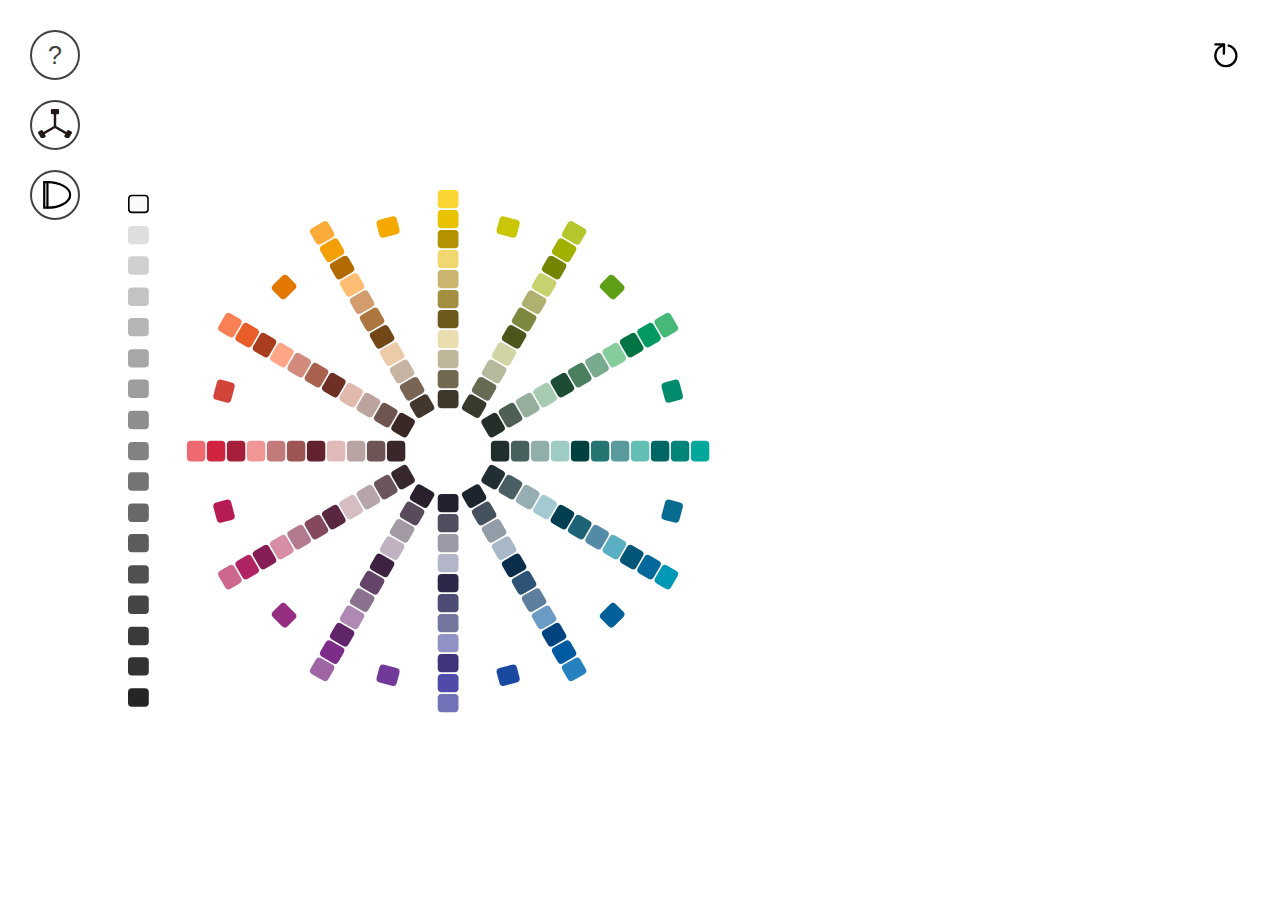
<file: index.html>
<!DOCTYPE html>
<html lang="en">
<head>
  <meta charset="UTF-8">
  <meta name="viewport" content="width=device-width, initial-scale=1, maximum-scale=1, user-scalable=no">

  <link rel="stylesheet" href="style.css">
  <link rel="preconnect" href="https://fonts.googleapis.com">
  <link rel="preconnect" href="https://fonts.gstatic.com" crossorigin>
  <link href="https://fonts.googleapis.com/css2?family=Oswald:wght@200..700&display=swap" rel="stylesheet">
  <link rel="icon" href="/PCCSicon.ico" type="image/x-icon">
  <link rel="icon" href="https://raw.githubusercontent.com/Ytom-col/PCCScircul/refs/heads/main/PCCSicon.ico" type="image/x-icon">
  <title>PCCS Color Circle</title>
</head>
<body>
  <button class="ques" onclick="location.href='help.html'">?</button>
  <button class="colorSchemesBtn">
    <?xml version="1.0" encoding="UTF-8"?>
      <svg id="a" data-name="レイヤー 1" xmlns="http://www.w3.org/2000/svg" viewBox="0 0 437.64 383.25">
        <rect x="202.98" y="33.19" width="31.68" height="195.71" style="fill: #231815;"/>
        <rect x="118.24" y="179.97" width="31.68" height="195.71" transform="translate(-39.49 532.85) rotate(-120)" style="fill: #231815;"/>
        <rect x="287.72" y="179.97" width="31.68" height="195.71" transform="translate(695.95 153.84) rotate(120)" style="fill: #231815;"/>
        <rect x="166.05" width="105.55" height="66.38" rx="15.84" ry="15.84" style="fill: #231815;"/>
        <rect x="-3.44" y="293.56" width="105.55" height="66.38" rx="15.84" ry="15.84" transform="translate(-208.97 532.85) rotate(-120)" style="fill: #231815;"/>
        <rect x="335.54" y="293.56" width="105.55" height="66.38" rx="15.84" ry="15.84" transform="translate(865.44 153.84) rotate(120)" style="fill: #231815;"/>
      </svg>
  </button>
  <div class="colorSchemes">
    <h2>配色パターン一覧<br><span style="position: relative; font-size: 60%; top: -10px; font-weight: normal;">(数字は色相差を示しています)</span></h2>
    <details class="Grad"> <!--同一色相配色-->
      <summary>同一色相配色 (0)</summary>
      <div>
        <h4>２色</h4>
        <button data-id="2 2" data-prefix="v p"></button>
        <button data-id="4 4" data-prefix="dk b"></button>
        <button data-id="6 6" data-prefix="dk p"></button>
        <button data-id="8 8" data-prefix="dk lt"></button>
        <button data-id="10 10" data-prefix="dk v"></button>
        <button data-id="12 12" data-prefix="d lt"></button>
        <button data-id="14 14" data-prefix="lt p"></button>
        <button data-id="16 16" data-prefix="dk lt"></button>
        <button data-id="18 18" data-prefix="g p"></button>
        <button data-id="20 20" data-prefix="v p"></button>
        <button data-id="22 22" data-prefix="dk b"></button>
        <button data-id="24 24" data-prefix="b p"></button>
      </div>
      <div>
        <h4>３色</h4>
        <button data-id="8 8 8" data-prefix="dp dk dkg"></button>
        <button data-id="12 12 12" data-prefix="p lt v"></button>
        <button data-id="16 16 16" data-prefix="p lt b"></button>
        <button data-id="18 18 18" data-prefix="p lt sf"></button>
        <button data-id="24 24 24" data-prefix="lt b dk"></button>
      </div>
      <div>
        <h4>４色</h4>
        <button data-id="8 8 8 8" data-prefix="v dp dk dkg"></button>
        <button data-id="8 8 8 8" data-prefix="p ltg g dkg"></button>
        <button data-id="16 16 16 16" data-prefix="lt sf d dk"></button>
        <button data-id="22 22 22 22" data-prefix="p lt b v"></button>
        <button data-id="24 24 24 24" data-prefix="p lt b dk"></button>
        <button data-id="8.0 6.5 4.5 2.5" data-prefix="Gy Gy Gy Gy"></button>
      </div>
      
    </details>
    <details class="Grad"> <!--隣接色相配色-->
      <summary>隣接色相配色 (1)</summary>
      <div>
        <h4>２色</h4>
        <button data-id="2 3" data-prefix="v v"></button>
        <button data-id="4 5" data-prefix="dk v"></button>
        <button data-id="6 7" data-prefix="p v"></button>
        <button data-id="8 9" data-prefix="dp v"></button>
        <button data-id="10 11" data-prefix="b v"></button>
        <button data-id="12 13" data-prefix="lt v"></button>
        <button data-id="14 15" data-prefix="v v"></button>
        <button data-id="16 17" data-prefix="p v"></button>
        <button data-id="18 19" data-prefix="dk v"></button>
        <button data-id="20 21" data-prefix="dp v"></button>
        <button data-id="22 23" data-prefix="b v"></button>
        <button data-id="24 1" data-prefix="p v"></button>
      </div>
      <div>
        <h4>３色</h4>
        <button data-id="2 3 2" data-prefix="lt v dp"></button>
        <button data-id="6 5 6" data-prefix="lt v dp"></button>
        <button data-id="9 10 10" data-prefix="v dp dk"></button>
        <button data-id="16 16 17" data-prefix="lt b v"></button>
        <button data-id="22 22 23" data-prefix="p lt v"></button>
        <button data-id="24 24 1" data-prefix="lt b v"></button>
      </div>
      <div>
        <h4>４色</h4>
        <button data-id="16 16 16 17" data-prefix="p lt b v"></button>
        <button data-id="6 6 6 5" data-prefix="p lt b v"></button>
        <button data-id="11 12 12 12" data-prefix="v dp dk dkg"></button>
        <button data-id="23 24 24 24" data-prefix="v dp dk dkg"></button>
      </div>
    </details>
    <details class="Grad"> <!--類似色相配色-->
      <summary>類似色相配色 (2~3)</summary>
      <div>
        <h4>２色</h4>
        <button data-id="3 1" data-prefix="v v"></button>
        <button data-id="4 2" data-prefix="lt dk"></button>
        <button data-id="8 6" data-prefix="p dkg"></button>
        <button data-id="10 12" data-prefix="b dp"></button>
        <button data-id="16 19" data-prefix="b v"></button>
        <button data-id="20 23" data-prefix="p v"></button>
      </div>
      <div>
        <h4>３色</h4>
        <button data-id="5 4 2" data-prefix="v v dp"></button>
        <button data-id="12 13 10" data-prefix="lt v dkg"></button>
        <button data-id="18 19 16" data-prefix="p v p"></button>
        <button data-id="21 22 23" data-prefix="v b v"></button>
      </div>
      <div>
        <h4>４色</h4>
        <button data-id="6 6 6 8" data-prefix="b lt p dkg"></button>
        <button data-id="16 16 16 17" data-prefix="p lt b v"></button>
        <button data-id="14 14 14 16" data-prefix="p lt b dk"></button>
        <button data-id="22 22 22 24" data-prefix="v dp dk p"></button>
        <button data-id="12 12 12 9" data-prefix="v dp dk v"></button>
      </div>
    </details>
    <details class="Grad"> <!--中差色相配色-->
      <summary>中差色相配色 (4~7)</summary>
      <div>
        <h4>２色</h4>
        <button data-id="24 4" data-prefix="v p"></button>
        <button data-id="2 8" data-prefix="v v"></button>
        <button data-id="8 12" data-prefix="v v"></button>
        <button data-id="8 14" data-prefix="lt lt"></button>
        <button data-id="12 16" data-prefix="v b"></button>
        <button data-id="14 18" data-prefix="lt dk"></button>
        <button data-id="20 24" data-prefix="v b"></button>
      </div>
      <div>
        <h4>３色</h4>
        <button data-id="4 6 8" data-prefix="v v v"></button>
        <button data-id="6 2 4" data-prefix="lt dk lt"></button>
        <button data-id="7 8 14" data-prefix="v b b"></button>
        <button data-id="10 10 16" data-prefix="b dp lt"></button>
        <button data-id="14 8 12" data-prefix="p p p"></button>
        <button data-id="14 18 16" data-prefix="p dkg p"></button>
        <button data-id="18 22 20" data-prefix="p b lt"></button>
      </div>
      <div>
        <h4>４色</h4>
        <button data-id="8 8 8 2" data-prefix="lt b v dp"></button>
        <button data-id="8 8 14 14" data-prefix="lt v dk v"></button>
        <button data-id="12 12 18 18" data-prefix="b v dp v"></button>
        <button data-id="20 20 20 2" data-prefix="p lt b b"></button>
        <button data-id="22 22 22 16" data-prefix="lt b v lt"></button>
      </div>
    </details>
    <details class="Grad"> <!--対照色相配色-->
      <summary>対照色相配色 (7~10)</summary>
      <div>
        <h4>２色</h4>
        <button data-id="2 10" data-prefix="v v"></button>
        <button data-id="4 18" data-prefix="v b"></button>
        <button data-id="6 14" data-prefix="v v"></button>
        <button data-id="6 16" data-prefix="b dp"></button>
        <button data-id="8 18" data-prefix="b v"></button>
        <button data-id="14 22" data-prefix="b b"></button>
        <button data-id="16 24" data-prefix="b b"></button>
        <button data-id="22 8" data-prefix="v v"></button>
      </div>
      <div>
        <h4>３色</h4>
        <button data-id="14 14 4" data-prefix="dk dp b"></button>
        <button data-id="4 8 12" data-prefix="v v v"></button>
        <button data-id="24 16 16" data-prefix="b b dp"></button>
        <button data-id="8 16 18" data-prefix="b lt lt"></button>
        <button data-id="14 18 24" data-prefix="lt lt lt"></button>
      </div>
      <div>
        <h4>４色</h4>
        <button data-id="14 14 14 4" data-prefix="dkg dk dp b"></button>
        <button data-id="12 12 12 18" data-prefix="lt b v dkg"></button>
      </div>
    </details>
    <details class="Grad"> <!--補色配色-->
      <summary>補色配色 (11~12)</summary>
      <div>
        <h4>２色</h4>
        <button data-id="2 14" data-prefix="v b"></button>
        <button data-id="4 16" data-prefix="b lt"></button>
        <button data-id="6 18" data-prefix="v dk"></button>
        <button data-id="8 20" data-prefix="v b"></button>
        <button data-id="10 22" data-prefix="v v"></button>
        <button data-id="12 24" data-prefix="lt lt"></button>
      </div>
      <div>
        <h4>３色</h4>
        <button data-id="10 22 22" data-prefix="lt p lt"></button>
      </div>
      <div>
        <h4>４色</h4>
        <button data-id="16 16 16 4" data-prefix="b lt p v"></button>
        <button data-id="2 2 2 14" data-prefix="b lt p v"></button>
        <button data-id="20 20 20 8" data-prefix="dk d sf v"></button>
      </div>
      
    </details>
    <details class="Grad Achrom"> <!--無彩色込み-->
      <summary>+無彩色</summary>
      <div>
        <h4>２色</h4>
        <button data-id="2 1.5" data-prefix="v Gy"></button>
        <button data-id="8 1.5" data-prefix="v Gy"></button>
        <button data-id="20 9.0" data-prefix="dp Gy"></button>
        <button data-id="16 9.5" data-prefix="p Gy"></button>
      </div>
      <div>
        <h4>３色</h4>
        <button data-id="22 5.5 8" data-prefix="ltg Gy g"></button>
        <button data-id="8 9.5 14" data-prefix="b Gy b"></button>
        <button data-id="18 9.5 18" data-prefix="dp Gy v"></button>
        <button data-id="16 9.5 16" data-prefix="lt Gy p"></button>
        <button data-id="2 9.5 2" data-prefix="lt Gy p"></button>
        <button data-id="18 5.5 20" data-prefix="g Gy sf"></button>
        <button data-id="12 1.5 3" data-prefix="b Gy v"></button>
      </div>
      <div>
        <h4>４色</h4>
        <button data-id="9.5 16 16 16" data-prefix="Gy p lt b"></button>
      </div>
      
    </details>
    
    <details class="Icon">
      <summary>パターン</summary>
      <div>
        <h4>２色</h4>
        <button data-id="8 20"></button>
        <button data-id="8 19"></button>
        <button data-id="8 18"></button>
        <button data-id="8 17"></button>
        <button data-id="8 16"></button>
        <button data-id="8 15"></button>
        <button data-id="8 14"></button>
        <button data-id="8 13"></button>
        <button data-id="8 12"></button>
        <button data-id="8 11"></button>
        <button data-id="8 10"></button>
        <button data-id="8 9"></button>
      </div>
      <div>
        <h4>３色</h4>
        <button data-id="7 8 9"></button>
        <button data-id="6 8 10"></button>
        <button data-id="5 8 11"></button>
        <button data-id="4 8 12"></button>
        <button data-id="3 8 13"></button>
        <button data-id="2 8 14"></button>
        <button data-id="1 8 15"></button>
        <button data-id="8 16 24"></button>
        <button data-id="8 17 23"></button>
        <button data-id="8 18 22"></button>
        <button data-id="8 19 21"></button>
      </div>
      <div>
        <h4>４色</h4>
        <button data-id="2 8 14 20"></button>
        <button data-id="2 8 12 18"></button>
        <button data-id="4 8 12 16"></button>
        <button data-id="6 8 10 12"></button>
        <button data-id="6 10 18 22"></button>
        <button data-id="7 8 9 10"></button>
        <button data-id="8 18 20 22"></button>
      </div>
    </details>
    
  </div>
  <button class="PCCSchartBtn">
    <svg id="a" data-name="レイヤー 1" xmlns="http://www.w3.org/2000/svg" viewBox="0 0 462.4 464.53">
      <rect x="37.31" y="42.91" width="43.38" height="347.05" style="fill: none; stroke: #000; stroke-miterlimit: 10; stroke-width: 30px;"/>
      <path d="M80.69,42.91c170.73,0,309.13,77.69,309.13,173.53s-138.4,173.53-309.13,173.53" style="fill: none; stroke: #000; stroke-miterlimit: 10; stroke-width: 30px;"/>
    </svg>
  </button>
  <div class="PCCSchart">
    <svg id="a" data-name="レイヤー 1" xmlns="http://www.w3.org/2000/svg" viewBox="0 0 462.4 464.53">
      <rect x="37.31" y="42.91" width="43.38" height="347.05" style="fill: none; stroke: #000; stroke-miterlimit: 10; stroke-width: 5px;"/>
      <path d="M80.69,42.91c170.73,0,309.13,77.69,309.13,173.53s-138.4,173.53-309.13,173.53" style="fill: none; stroke: #000; stroke-miterlimit: 10; stroke-width: 5px;"/>
    </svg>
    <div class="PCCSchart_v PCCSchartCircle">v</div>
    <div class="PCCSchart_b PCCSchartCircle">b</div>
    <div class="PCCSchart_s PCCSchartCircle">s</div>
    <div class="PCCSchart_dp PCCSchartCircle">dp</div>
    <div class="PCCSchart_lt PCCSchartCircle">lt</div>
    <div class="PCCSchart_sf PCCSchartCircle">sf</div>
    <div class="PCCSchart_d PCCSchartCircle">d</div>
    <div class="PCCSchart_dk PCCSchartCircle">dk</div>
    <div class="PCCSchart_p PCCSchartCircle">p</div>
    <div class="PCCSchart_ltg PCCSchartCircle">ltg</div>
    <div class="PCCSchart_g PCCSchartCircle">g</div>
    <div class="PCCSchart_dkg PCCSchartCircle">dkg</div>
  </div>
  <button class="reset">
    <svg xmlns="http://www.w3.org/2000/svg" width="28" height="28" viewBox="0 0 24 24" fill="none" stroke="currentColor" stroke-width="2" stroke-linecap="round" stroke-linejoin="round">
      <path d="M21 13
               a9 9 0 1 1 -2 -5"/>
      <polyline points="18,2 20.5,9 13,11.5"/>
    </svg>
  </button>
  
  <div class="container">
    <div class="cses">
      <div class="cs_line1 cs_line" data-id="1"></div>
      <div class="cs_line1_box cs_line_box" data-id="1"></div>
      <div class="cs_line2 cs_line" data-id="2"></div>
      <div class="cs_line2_box cs_line_box" data-id="2"></div>
      <div class="cs_line3 cs_line" data-id="3"></div>
      <div class="cs_line3_box cs_line_box" data-id="3"></div>
      <div class="cs_line4 cs_line" data-id="4"></div>
      <div class="cs_line4_box cs_line_box" data-id="4"></div>
    </div>

    <div class="lines">
      <div class="line13"></div>

      <div class="line line12">
        <style>
          .line12 {
            position: absolute;
            top: 50%;
            left: 50%;
            transform: translate(-50%, -50%);
            clip-path: polygon(
              43.4% 0,30.6% 3.6%,19.4% 10%, 10% 19.4%,3.6% 30.6%, 0 43.4%,
              0 56.6%,3.6% 69.4%, 10% 80.6%,19.4% 90%,30.6% 96.4%, 43.4% 100%,
              56.6% 100%, 69.4% 96.4%, 80.6% 90%, 90% 80.6%, 96.4% 69.4%, 100% 56.6%,
              100% 43.4%, 96.4% 30.6%, 90% 19.4%, 80.6% 10%, 69.4% 3.6%, 56.6% 0
              );
            background-color: white;
            width: 656px;
            height: 656px;
          }
        </style>
      </div>

      <div class="line line11">
        <style>
          .line11 {
            position: absolute;
            top: 50%;
            left: 50%;
            transform: translate(-50%, -50%);
            clip-path: polygon(
              43.4% 0,30.6% 3.6%,19.4% 10%, 10% 19.4%,3.6% 30.6%, 0 43.4%,
              0 56.6%,3.6% 69.4%, 10% 80.6%,19.4% 90%,30.6% 96.4%, 43.4% 100%,
              56.6% 100%, 69.4% 96.4%, 80.6% 90%, 90% 80.6%, 96.4% 69.4%, 100% 56.6%,
              100% 43.4%, 96.4% 30.6%, 90% 19.4%, 80.6% 10%, 69.4% 3.6%, 56.6% 0
              );
            background-color: white;
            width: 606px;
            height: 606px;
          }
        </style>
        
      </div>

      <div class="line line10">
        <style>
          .line10 {
            position: absolute;
            top: 50%;
            left: 50%;
            transform: translate(-50%, -50%);
            clip-path: polygon(
              43.4% 0,30.6% 3.6%,19.4% 10%, 10% 19.4%,3.6% 30.6%, 0 43.4%,
              0 56.6%,3.6% 69.4%, 10% 80.6%,19.4% 90%,30.6% 96.4%, 43.4% 100%,
              56.6% 100%, 69.4% 96.4%, 80.6% 90%, 90% 80.6%, 96.4% 69.4%, 100% 56.6%,
              100% 43.4%, 96.4% 30.6%, 90% 19.4%, 80.6% 10%, 69.4% 3.6%, 56.6% 0
              );
            background-color: white;
            width: 556px;
            height: 556px;
          }
        </style>
      </div>

      <div class="line line9">
        <style>
          .line9 {
            position: absolute;
            top: 50%;
            left: 50%;
            transform: translate(-50%, -50%);
            clip-path: polygon(
              43.4% 0,30.6% 3.6%,19.4% 10%, 10% 19.4%,3.6% 30.6%, 0 43.4%,
              0 56.6%,3.6% 69.4%, 10% 80.6%,19.4% 90%,30.6% 96.4%, 43.4% 100%,
              56.6% 100%, 69.4% 96.4%, 80.6% 90%, 90% 80.6%, 96.4% 69.4%, 100% 56.6%,
              100% 43.4%, 96.4% 30.6%, 90% 19.4%, 80.6% 10%, 69.4% 3.6%, 56.6% 0
              );
            background-color: white;
            width: 506px;
            height: 506px;
          }
        </style>
      </div>

      <div class="line line8">
        <style>
          .line8 {
            position: absolute;
            top: 50%;
            left: 50%;
            transform: translate(-50%, -50%);
            clip-path: polygon(
              43.4% 0,30.6% 3.6%,19.4% 10%, 10% 19.4%,3.6% 30.6%, 0 43.4%,
              0 56.6%,3.6% 69.4%, 10% 80.6%,19.4% 90%,30.6% 96.4%, 43.4% 100%,
              56.6% 100%, 69.4% 96.4%, 80.6% 90%, 90% 80.6%, 96.4% 69.4%, 100% 56.6%,
              100% 43.4%, 96.4% 30.6%, 90% 19.4%, 80.6% 10%, 69.4% 3.6%, 56.6% 0
              );
            background-color: white;
            width: 456px;
            height: 456px;
          }
        </style>
      </div>

      <div class="line line7">
        <style>
          .line7 {
            position: absolute;
            top: 50%;
            left: 50%;
            transform: translate(-50%, -50%);
            clip-path: polygon(
              43.4% 0,30.6% 3.6%,19.4% 10%, 10% 19.4%,3.6% 30.6%, 0 43.4%,
              0 56.6%,3.6% 69.4%, 10% 80.6%,19.4% 90%,30.6% 96.4%, 43.4% 100%,
              56.6% 100%, 69.4% 96.4%, 80.6% 90%, 90% 80.6%, 96.4% 69.4%, 100% 56.6%,
              100% 43.4%, 96.4% 30.6%, 90% 19.4%, 80.6% 10%, 69.4% 3.6%, 56.6% 0
              );
            background-color: white;
            width: 406px;
            height: 406px;
          }
        </style>
      </div>

      <div class="line line6">
        <style>
          .line6 {
            position: absolute;
            top: 50%;
            left: 50%;
            transform: translate(-50%, -50%);
            clip-path: polygon(
              43.4% 0,30.6% 3.6%,19.4% 10%, 10% 19.4%,3.6% 30.6%, 0 43.4%,
              0 56.6%,3.6% 69.4%, 10% 80.6%,19.4% 90%,30.6% 96.4%, 43.4% 100%,
              56.6% 100%, 69.4% 96.4%, 80.6% 90%, 90% 80.6%, 96.4% 69.4%, 100% 56.6%,
              100% 43.4%, 96.4% 30.6%, 90% 19.4%, 80.6% 10%, 69.4% 3.6%, 56.6% 0
              );
            background-color: white;
            width: 356px;
            height: 356px;
          }
        </style>
      </div>

      <div class="line line5">
        <style>
          .line5 {
            position: absolute;
            top: 50%;
            left: 50%;
            transform: translate(-50%, -50%);
            clip-path: polygon(
              43.4% 0,30.6% 3.6%,19.4% 10%, 10% 19.4%,3.6% 30.6%, 0 43.4%,
              0 56.6%,3.6% 69.4%, 10% 80.6%,19.4% 90%,30.6% 96.4%, 43.4% 100%,
              56.6% 100%, 69.4% 96.4%, 80.6% 90%, 90% 80.6%, 96.4% 69.4%, 100% 56.6%,
              100% 43.4%, 96.4% 30.6%, 90% 19.4%, 80.6% 10%, 69.4% 3.6%, 56.6% 0
              );
            background-color: white;
            width: 306px;
            height: 306px;
          }
        </style>
      </div>

      <div class="line line4">
        <style>
          .line4 {
            position: absolute;
            top: 50%;
            left: 50%;
            transform: translate(-50%, -50%);
            clip-path: polygon(
              43.4% 0,30.6% 3.6%,19.4% 10%, 10% 19.4%,3.6% 30.6%, 0 43.4%,
              0 56.6%,3.6% 69.4%, 10% 80.6%,19.4% 90%,30.6% 96.4%, 43.4% 100%,
              56.6% 100%, 69.4% 96.4%, 80.6% 90%, 90% 80.6%, 96.4% 69.4%, 100% 56.6%,
              100% 43.4%, 96.4% 30.6%, 90% 19.4%, 80.6% 10%, 69.4% 3.6%, 56.6% 0
              );
            background-color: white;
            width: 256px;
            height: 256px;
          }
        </style>
      </div>

      <div class="line line3">
        <style>
          .line3 {
            position: absolute;
            top: 50%;
            left: 50%;
            transform: translate(-50%, -50%);
            clip-path: polygon(
              43.4% 0,30.6% 3.6%,19.4% 10%, 10% 19.4%,3.6% 30.6%, 0 43.4%,
              0 56.6%,3.6% 69.4%, 10% 80.6%,19.4% 90%,30.6% 96.4%, 43.4% 100%,
              56.6% 100%, 69.4% 96.4%, 80.6% 90%, 90% 80.6%, 96.4% 69.4%, 100% 56.6%,
              100% 43.4%, 96.4% 30.6%, 90% 19.4%, 80.6% 10%, 69.4% 3.6%, 56.6% 0
              );
            background-color: white;
            width: 206px;
            height: 206px;
          }
        </style>
      </div>

      <div class="line line2">
        <style>
          .line2 {
            position: absolute;
            top: 50%;
            left: 50%;
            transform: translate(-50%, -50%);
            clip-path: polygon(
              43.4% 0,30.6% 3.6%,19.4% 10%, 10% 19.4%,3.6% 30.6%, 0 43.4%,
              0 56.6%,3.6% 69.4%, 10% 80.6%,19.4% 90%,30.6% 96.4%, 43.4% 100%,
              56.6% 100%, 69.4% 96.4%, 80.6% 90%, 90% 80.6%, 96.4% 69.4%, 100% 56.6%,
              100% 43.4%, 96.4% 30.6%, 90% 19.4%, 80.6% 10%, 69.4% 3.6%, 56.6% 0
              );
            background-color: white;
            width: 156px;
            height: 156px;
          }
        </style>
      </div>

      <div class="line line1">
        <style>
          .line1 {
            position: absolute;
            top: 50%;
            left: 50%;
            transform: translate(-50%, -50%);
            clip-path: polygon(
              43.4% 0,30.6% 3.6%,19.4% 10%, 10% 19.4%,3.6% 30.6%, 0 43.4%,
              0 56.6%,3.6% 69.4%, 10% 80.6%,19.4% 90%,30.6% 96.4%, 43.4% 100%,
              56.6% 100%, 69.4% 96.4%, 80.6% 90%, 90% 80.6%, 96.4% 69.4%, 100% 56.6%,
              100% 43.4%, 96.4% 30.6%, 90% 19.4%, 80.6% 10%, 69.4% 3.6%, 56.6% 0
              );
            background-color: white;
            width: 106px;
            height: 106px;
          }
        </style>
      </div>

    </div>

    <div class="colorNum">
      <p data-num="1"></p>
      <p data-num="2"></p>
      <p data-num="3"></p>
      <p data-num="4"></p>
      <p data-num="5"></p>
      <p data-num="6"></p>
      <p data-num="7"></p>
      <p data-num="8"></p>
      <p data-num="9"></p>
      <p data-num="10"></p>
      <p data-num="11"></p>
      <p data-num="12"></p>
      <p data-num="13"></p>
      <p data-num="14"></p>
      <p data-num="15"></p>
      <p data-num="16"></p>
      <p data-num="17"></p>
      <p data-num="18"></p>
      <p data-num="19"></p>
      <p data-num="20"></p>
      <p data-num="21"></p>
      <p data-num="22"></p>
      <p data-num="23"></p>
      <p data-num="24"></p>
    </div>
    <div class="FAKEcolorNum">
      <p data-num="1"></p>
      <p data-num="2"></p>
      <p data-num="3"></p>
      <p data-num="4"></p>
      <p data-num="5"></p>
      <p data-num="6"></p>
      <p data-num="7"></p>
      <p data-num="8"></p>
      <p data-num="9"></p>
      <p data-num="10"></p>
      <p data-num="11"></p>
      <p data-num="12"></p>
      <p data-num="13"></p>
      <p data-num="14"></p>
      <p data-num="15"></p>
      <p data-num="16"></p>
      <p data-num="17"></p>
      <p data-num="18"></p>
      <p data-num="19"></p>
      <p data-num="20"></p>
      <p data-num="21"></p>
      <p data-num="22"></p>
      <p data-num="23"></p>
      <p data-num="24"></p>
    </div>

    <div class="colors">
      <p class="text"></p>
      <div class="Gy">
        <button class="Gy_color W" style="background-color: rgb(250, 250, 250); border: solid 2px rgb(0, 0, 0);">W</button>
        <button class="Gy_color Gy9.0" style="background-color: rgb(222, 222, 222);">-9.0</button>
        <button class="Gy_color Gy8.5" style="background-color: rgb(208, 208, 208);">-8.5</button>
        <button class="Gy_color Gy8.0" style="background-color: rgb(195, 195, 195);">-8.0</button>
        <button class="Gy_color Gy7.5" style="background-color: rgb(182, 182, 182);">-7.5</button>
        <button class="Gy_color Gy7.0" style="background-color: rgb(167, 167, 167);">-7.0</button>
        <button class="Gy_color Gy6.5" style="background-color: rgb(157, 157, 157);">-6.5</button>
        <button class="Gy_color Gy6.0" style="background-color: rgb(142, 142, 142);">-6.0</button>
        <button class="Gy_color Gy5.5" style="background-color: rgb(130, 130, 130);">-5.5</button>
        <button class="Gy_color Gy5.0" style="background-color: rgb(116, 116, 116);">-5.0</button>
        <button class="Gy_color Gy4.5" style="background-color: rgb(104, 104, 104);">-4.5</button>
        <button class="Gy_color Gy4.0" style="background-color: rgb(92, 92, 92);">-4.0</button>
        <button class="Gy_color Gy3.5" style="background-color: rgb(80, 80, 80);">-3.5</button>
        <button class="Gy_color Gy3.0" style="background-color: rgb(69, 69, 69);">-3.0</button>
        <button class="Gy_color Gy2.5" style="background-color: rgb(58, 58, 58);">-2.5</button>
        <button class="Gy_color Gy2.0" style="background-color: rgb(51, 51, 51);">-2.0</button>
        <button class="Gy_color Bk" style="background-color: rgb(37, 37, 37);">Bk</button>
      </div>

      <div class="vivid">
        <button class="vivid_color v1" style="background-color: rgb(182, 28, 83);">1</button>
        <button class="vivid_color v2" style="background-color: rgb(208, 36, 64);">2</button>
        <button class="vivid_color v3" style="background-color: rgb(210, 67, 57);">3</button>
        <button class="vivid_color v4" style="background-color: rgb(233, 94, 40);">4</button>
        <button class="vivid_color v5" style="background-color: rgb(226, 120, 0);">5</button>
        <button class="vivid_color v6" style="background-color: rgb(243, 159, 5);">6</button>
        <button class="vivid_color v7" style="background-color: rgb(244, 168, 0);">7</button>
        <button class="vivid_color v8" style="background-color: rgb(233, 194, 0);">8</button>
        <button class="vivid_color v9" style="background-color: rgb(201, 199, 7);">9</button>
        <button class="vivid_color v10" style="background-color: rgb(162, 177, 0);">10</button>
        <button class="vivid_color v11" style="background-color: rgb(94, 159, 21);">11</button>
        <button class="vivid_color v12" style="background-color: rgb(0, 153, 98);">12</button>
        <button class="vivid_color v13" style="background-color: rgb(0, 139, 109);">13</button>
        <button class="vivid_color v14" style="background-color: rgb(2, 132, 121);">14</button>
        <button class="vivid_color v15" style="background-color: rgb(7, 108, 144);">15</button>
        <button class="vivid_color v16" style="background-color: rgb(4, 104, 155);">16</button>
        <button class="vivid_color v17" style="background-color: rgb(2, 96, 153);">17</button>
        <button class="vivid_color v18" style="background-color: rgb(0, 90, 161);">18</button>
        <button class="vivid_color v19" style="background-color: rgb(26, 74, 159);">19</button>
        <button class="vivid_color v20" style="background-color: rgb(80, 75, 168);">20</button>
        <button class="vivid_color v21" style="background-color: rgb(113, 57, 154);">21</button>
        <button class="vivid_color v22" style="background-color: rgb(125, 45, 137);">22</button>
        <button class="vivid_color v23" style="background-color: rgb(149, 45, 129);">23</button>
        <button class="vivid_color v24" style="background-color: rgb(176, 36, 100);">24</button>
      </div>

      <div class="bright">
        <button class="bright_color b2" style="background-color: rgb(237, 107, 112);">2</button>
        <button class="bright_color b4" style="background-color: rgb(249, 128, 85);">4</button>
        <button class="bright_color b6" style="background-color: rgb(253, 171, 56);">6</button>
        <button class="bright_color b8" style="background-color: rgb(249, 214, 52);">8</button>
        <button class="bright_color b10" style="background-color: rgb(180, 198, 44);">10</button>
        <button class="bright_color b12" style="background-color: rgb(70, 184, 120);">12</button>
        <button class="bright_color b14" style="background-color: rgb(3, 167, 156);">14</button>
        <button class="bright_color b16" style="background-color: rgb(1, 152, 182);">16</button>
        <button class="bright_color b18" style="background-color: rgb(38, 129, 190);">18</button>
        <button class="bright_color b20" style="background-color: rgb(113, 114, 184);">20</button>
        <button class="bright_color b22" style="background-color: rgb(160, 102, 163);">22</button>
        <button class="bright_color b24" style="background-color: rgb(206, 103, 142);">24</button>
      </div>

      <div class="deep">
        <button class="deep_color dp2" style="background-color: rgb(165, 30, 58);">2</button>
        <button class="deep_color dp4" style="background-color: rgb(170, 61, 31);">4</button>
        <button class="deep_color dp6" style="background-color: rgb(178, 107, 2);">6</button>
        <button class="deep_color dp8" style="background-color: rgb(179, 146, 2);">8</button>
        <button class="deep_color dp10" style="background-color: rgb(117, 131, 2);">10</button>
        <button class="deep_color dp12" style="background-color: rgb(2, 115, 67);">12</button>
        <button class="deep_color dp14" style="background-color: rgb(2, 103, 100);">14</button>
        <button class="deep_color dp16" style="background-color: rgb(2, 85, 118);">16</button>
        <button class="deep_color dp18" style="background-color: rgb(2, 67, 128);">18</button>
        <button class="deep_color dp20" style="background-color: rgb(62, 53, 123);">20</button>
        <button class="deep_color dp22" style="background-color: rgb(97, 38, 105);">22</button>
        <button class="deep_color dp24" style="background-color: rgb(133, 30, 85);">24</button>
      </div>

      <div class="light">
        <button class="light_color lt2" style="background-color: rgb(240, 151, 149);">2</button>
        <button class="light_color lt4" style="background-color: rgb(255, 166, 136);">4</button>
        <button class="light_color lt6" style="background-color: rgb(254, 189, 114);">6</button>
        <button class="light_color lt8" style="background-color: rgb(241, 215, 112);">8</button>
        <button class="light_color lt10" style="background-color: rgb(199, 209, 110);">10</button>
        <button class="light_color lt12" style="background-color: rgb(134, 205, 158);">12</button>
        <button class="light_color lt14" style="background-color: rgb(99, 191, 180);">14</button>
        <button class="light_color lt16" style="background-color: rgb(91, 175, 195);">16</button>
        <button class="light_color lt18" style="background-color: rgb(107, 154, 196);">18</button>
        <button class="light_color lt20" style="background-color: rgb(143, 146, 194);">20</button>
        <button class="light_color lt22" style="background-color: rgb(175, 136, 180);">22</button>
        <button class="light_color lt24" style="background-color: rgb(215, 142, 164);">24</button>
      </div>

      <div class="soft">
        <button class="soft_color sf2" style="background-color: rgb(194, 123, 122);">2</button>
        <button class="soft_color sf4" style="background-color: rgb(210, 138, 125);">4</button>
        <button class="soft_color sf6" style="background-color: rgb(211, 156, 111);">6</button>
        <button class="soft_color sf8" style="background-color: rgb(203, 180, 110);">8</button>
        <button class="soft_color sf10" style="background-color: rgb(176, 176, 112);">10</button>
        <button class="soft_color sf12" style="background-color: rgb(120, 170, 142);">12</button>
        <button class="soft_color sf14" style="background-color: rgb(89, 155, 157);">14</button>
        <button class="soft_color sf16" style="background-color: rgb(83, 139, 167);">16</button>
        <button class="soft_color sf18" style="background-color: rgb(93, 126, 157);">18</button>
        <button class="soft_color sf20" style="background-color: rgb(115, 118, 157);">20</button>
        <button class="soft_color sf22" style="background-color: rgb(138, 113, 141);">22</button>
        <button class="soft_color sf24" style="background-color: rgb(178, 122, 143);">24</button>
      </div>

      <div class="dull">
        <button class="dull_color d2" style="background-color: rgb(156, 84, 85);">2</button>
        <button class="dull_color d4" style="background-color: rgb(168, 98, 77);">4</button>
        <button class="dull_color d6" style="background-color: rgb(172, 118, 63);">6</button>
        <button class="dull_color d8" style="background-color: rgb(164, 142, 63);">8</button>
        <button class="dull_color d10" style="background-color: rgb(127, 136, 63);">10</button>
        <button class="dull_color d12" style="background-color: rgb(74, 128, 95);">12</button>
        <button class="dull_color d14" style="background-color: rgb(37, 117, 112);">14</button>
        <button class="dull_color d16" style="background-color: rgb(30, 100, 118);">16</button>
        <button class="dull_color d18" style="background-color: rgb(45, 83, 118);">18</button>
        <button class="dull_color d20" style="background-color: rgb(77, 76, 117);">20</button>
        <button class="dull_color d22" style="background-color: rgb(101, 68, 106);">22</button>
        <button class="dull_color d24" style="background-color: rgb(132, 73, 95);">24</button>
      </div>

      <div class="dark">
        <button class="dark_color dk2" style="background-color: rgb(98, 35, 46);">2</button>
        <button class="dark_color dk4" style="background-color: rgb(110, 47, 36);">4</button>
        <button class="dark_color dk6" style="background-color: rgb(114, 70, 23);">6</button>
        <button class="dark_color dk8" style="background-color: rgb(109, 89, 25);">8</button>
        <button class="dark_color dk10" style="background-color: rgb(76, 85, 26);">10</button>
        <button class="dark_color dk12" style="background-color: rgb(29, 76, 52);">12</button>
        <button class="dark_color dk14" style="background-color: rgb(0, 65, 64);">14</button>
        <button class="dark_color dk16" style="background-color: rgb(0, 63, 81);">16</button>
        <button class="dark_color dk18" style="background-color: rgb(11, 46, 76);">18</button>
        <button class="dark_color dk20" style="background-color: rgb(43, 40, 74);">20</button>
        <button class="dark_color dk22" style="background-color: rgb(61, 34, 65);">22</button>
        <button class="dark_color dk24" style="background-color: rgb(90, 39, 64);">24</button>
      </div>

      <div class="pale">
        <button class="pale_color p2" style="background-color: rgb(224, 186, 184);">2</button>
        <button class="pale_color p4" style="background-color: rgb(226, 186, 173);">4</button>
        <button class="pale_color p6" style="background-color: rgb(236, 203, 169);">6</button>
        <button class="pale_color p8" style="background-color: rgb(234, 222, 177);">8</button>
        <button class="pale_color p10" style="background-color: rgb(209, 213, 166);">10</button>
        <button class="pale_color p12" style="background-color: rgb(167, 204, 177);">12</button>
        <button class="pale_color p14" style="background-color: rgb(158, 204, 196);">14</button>
        <button class="pale_color p16" style="background-color: rgb(165, 201, 209);">16</button>
        <button class="pale_color p18" style="background-color: rgb(168, 184, 200);">18</button>
        <button class="pale_color p20" style="background-color: rgb(179, 181, 200);">20</button>
        <button class="pale_color p22" style="background-color: rgb(192, 178, 193);">22</button>
        <button class="pale_color p24" style="background-color: rgb(214, 189, 194);">24</button>
      </div>

      <div class="lightgray">
        <button class="lightgray_color ltg2" style="background-color: rgb(184, 164, 163);">2</button>
        <button class="lightgray_color ltg4" style="background-color: rgb(186, 164, 157);">4</button>
        <button class="lightgray_color ltg6" style="background-color: rgb(198, 179, 161);">6</button>
        <button class="lightgray_color ltg8" style="background-color: rgb(191, 182, 154);">8</button>
        <button class="lightgray_color ltg10" style="background-color: rgb(182, 185, 155);">10</button>
        <button class="lightgray_color ltg12" style="background-color: rgb(150, 175, 157);">12</button>
        <button class="lightgray_color ltg14" style="background-color: rgb(145, 175, 170);">14</button>
        <button class="lightgray_color ltg16" style="background-color: rgb(150, 173, 178);">16</button>
        <button class="lightgray_color ltg18" style="background-color: rgb(147, 157, 168);">18</button>
        <button class="lightgray_color ltg20" style="background-color: rgb(155, 155, 167);">20</button>
        <button class="lightgray_color ltg22" style="background-color: rgb(163, 153, 164);">22</button>
        <button class="lightgray_color ltg24" style="background-color: rgb(181, 164, 169);">24</button>
      </div>

      <div class="gray">
        <button class="gray_color g2" style="background-color: rgb(109, 85, 85);">2</button>
        <button class="gray_color g4" style="background-color: rgb(110, 85, 80);">4</button>
        <button class="gray_color g6" style="background-color: rgb(121, 101, 85);">6</button>
        <button class="gray_color g8" style="background-color: rgb(113, 104, 81);">8</button>
        <button class="gray_color g10" style="background-color: rgb(103, 107, 84);">10</button>
        <button class="gray_color g12" style="background-color: rgb(77, 96, 83);">12</button>
        <button class="gray_color g14" style="background-color: rgb(71, 96, 94);">14</button>
        <button class="gray_color g16" style="background-color: rgb(73, 95, 101);">16</button>
        <button class="gray_color g18" style="background-color: rgb(70, 81, 94);">18</button>
        <button class="gray_color g20" style="background-color: rgb(79, 78, 95);">20</button>
        <button class="gray_color g22" style="background-color: rgb(89, 75, 91);">22</button>
        <button class="gray_color g24" style="background-color: rgb(107, 85, 92);">24</button>
      </div>

      <div class="darkgray">
        <button class="darkgray_color dkg2" style="background-color: rgb(57, 39, 42);">2</button>
        <button class="darkgray_color dkg4" style="background-color: rgb(57, 40, 38);">4</button>
        <button class="darkgray_color dkg6" style="background-color: rgb(67, 54, 44);">6</button>
        <button class="darkgray_color dkg8" style="background-color: rgb(62, 56, 42);">8</button>
        <button class="darkgray_color dkg10" style="background-color: rgb(55, 58, 45);">10</button>
        <button class="darkgray_color dkg12" style="background-color: rgb(37, 46, 40);">12</button>
        <button class="darkgray_color dkg14" style="background-color: rgb(33, 46, 46);">14</button>
        <button class="darkgray_color dkg16" style="background-color: rgb(33, 46, 51);">16</button>
        <button class="darkgray_color dkg18" style="background-color: rgb(28, 36, 46);">18</button>
        <button class="darkgray_color dkg20" style="background-color: rgb(35, 33, 47);">20</button>
        <button class="darkgray_color dkg22" style="background-color: rgb(42, 31, 44);">22</button>
        <button class="darkgray_color dkg24" style="background-color: rgb(55, 39, 46);">24</button>
      </div>

    </div>

  </div>

  <div class="blackScreen"></div>

  <div class="dispcolors">
    <div class="trash">
      <svg xmlns="http://www.w3.org/2000/svg" width="16" height="16" fill="currentColor" class="bi bi-trash" viewBox="0 0 16 16">
        <path d="M5.5 5.5A.5.5 0 0 1 6 6v6a.5.5 0 0 1-1 0V6a.5.5 0 0 1 .5-.5m2.5 0a.5.5 0 0 1 .5.5v6a.5.5 0 0 1-1 0V6a.5.5 0 0 1 .5-.5m3 .5a.5.5 0 0 0-1 0v6a.5.5 0 0 0 1 0z"/>
        <path d="M14.5 3a1 1 0 0 1-1 1H13v9a2 2 0 0 1-2 2H5a2 2 0 0 1-2-2V4h-.5a1 1 0 0 1-1-1V2a1 1 0 0 1 1-1H6a1 1 0 0 1 1-1h2a1 1 0 0 1 1 1h3.5a1 1 0 0 1 1 1zM4.118 4 4 4.059V13a1 1 0 0 0 1 1h6a1 1 0 0 0 1-1V4.059L11.882 4zM2.5 3h11V2h-11z"/>
      </svg>
    </div>

    <div class="dispcolor1 dispcolor">
      <div id="hitjud" class="hitjud"></div>
      <p>aaaaaaa</p>
    </div>
    <div class="dispcolor2 dispcolor">
      <div id="hitjud" class="hitjud"></div>
      <p>aaaaaaa</p>
    </div>
    <div class="dispcolor3 dispcolor">
      <div id="hitjud" class="hitjud"></div>
      <p>aaaaaaa</p>
    </div>
    <div class="dispcolor4 dispcolor">
      <div id="hitjud" class="hitjud"></div>
      <p>aaaaaaa</p>
    </div>

  </div>
  
  <script type="text/javascript" src='./PCCSchart.js'></script>
  <script type="text/javascript" src='./schemes.js'></script>
  <script type="text/javascript" src='./style2.js'></script>
  <script type="text/javascript" src='./style.js'></script>
    

</body>
</html>
</file>
<file: style.css>
:root {
  --main-color: rgb(238,149,147);
}
body {
  height: 100%;
  margin: 0;
  padding: 0;
  overflow: hidden;
  touch-action: none;
  user-select: none;
}

.vivid_color, .bright_color, .deep_color, .light_color, .soft_color, .darkgray_color, 
.gray_color, .lightgray_color, .pale_color, .dark_color, .dull_color, .White_color {
  cursor: pointer;
  pointer-events: auto;
  position: absolute;
  width: 26px;
  height: 23px;
  border-radius: 5px;
  border: none;
  color: transparent;
}
.colorNum > p {
  cursor: pointer;
  pointer-events: auto;
  position: absolute;
  width: 26px;
  height: 310px;
  border: none;
  color: none;
  background-color: #ffffff;
  text-align: center;
  z-index: 2;
}
.colors {
  z-index: 5;
}
.FAKEcolorNum > p {
  cursor: pointer;
  pointer-events: auto;
  position: absolute;
  width: 26px;
  height: 26px;
  border-radius: 100%;
  border: none;
  color: none;
  background-color: #ffffff;
  text-align: center;
}
.colorNum {
  position: absolute;
  pointer-events: none;
  display: flex;
  justify-content: center;
  align-items: center;
  transform: rotate(-15deg);
  z-index: 2;
  user-select: none;
}
.FAKEcolorNum {
  position: absolute;
  pointer-events: none;
  display: flex;
  justify-content: center;
  align-items: center;
  transform: rotate(-15deg);
  z-index: 2;
  user-select: none;
}
.Gy_color {
  display: flex;
  cursor: pointer;
  pointer-events: auto;
  width: 26px;
  height: 23px;
  border-radius: 5px;
  border: none;
  color: transparent;
  margin-bottom: -24.45px;
}
.Gy_color:last-child {
  margin-bottom: 0;
}
.Gy {
  position: absolute;
  z-index: 2;
  user-select: none;
  flex-direction: column;
}
.vivid, .bright, .deep, .light, .soft, .darkgray, .gray, .lightgray, .pale, .dark, .dull {
  position: absolute;
  pointer-events: none;
  display: flex;
  justify-content: center;
  align-items: center;
  transform: rotate(-15deg);
  z-index: 5;
  user-select: none;
}

.text {
  position: fixed;
  display: none;
  font-family: "Oswald", sans-serif;
  font-size: 25px;
  transform: translate(-50%, -40px);
  font-weight: 100;
  z-index: 3;
}

.colornum {
  position: absolute;
  display: none;
}

.lines {
  position: absolute;
  z-index: 3;
}
.cses {
  z-index: 60;
}

.dispcolors {
  font-family: Arial, Helvetica, sans-serif;
}

.container {
  transform-origin: top left;
}

.dispcolor > p {
  pointer-events: none;
  font-size: 16px;
  margin: 10px;
}

.deletebt:hover, .up:hover, .down:hover {
  background-color: rgb(255, 0, 0);
}

footer {
  user-select: none;
  position: fixed;
  padding: 100px 30px 0px 90px;
  text-align: right;
  left: 0;
  top: 0;
  background-color: #606060;
  width: 200px;
  height: 100%;
  transition: left 0.3s ease;
  display: none;
}

footer > p {
  cursor: pointer;
  text-align: right;
  color: white;
  font-family: Arial, Helvetica, sans-serif;
  font-size: 30px;
}

footer > p:hover {
  color: rgb(243, 164, 164);
}

footer > h1 {
  padding: 0px 0px 50px 0px;
  color: white;
  font-family: Arial, Helvetica, sans-serif;
  font-size: 50px;
  line-height: 50px;
}
footer > h1 > span {
  font-size: 133%;
}

.openbtn {
  cursor: pointer;
  position: fixed;
  top: 0;
  left: 320px;
  background-color: rgb(146, 146, 146);
  width: 15px;
  height: 100%;
  border: none;
  transition: left 0.3s ease;
}

.trash {
  display: none;
}

.openbtn:hover {
  background-color: rgb(194, 141, 141);
}


@media (max-width: 3000px){
  .ques {
    position: fixed;
    top: 30px;
    left: 30px;
    width: 50px;
    height: 50px;
    font-size: 25px;
    font-family: Arial, Helvetica, sans-serif;
    background: white;
    border: solid 2px rgb(65, 65, 65);
    color: rgb(65, 65, 65);
    border-radius: 100%;
    text-align: center;
    z-index: 9;
  }
  .ques:hover {
    background-color: var(--main-color);
  }
  .colorSchemesBtn {
    position: fixed;
    top: 100px;
    left: 30px;
    width: 50px;
    height: 50px;
    transform: scale(1);
    background-color: white;
    border: solid 2px rgb(65, 65, 65);
    color: rgb(65, 65, 65);
    border-radius: 100%;
    z-index: 70;
  }
  .colorSchemesBtn:hover {
    background-color: var(--main-color);
  }

  .PCCSchartBtn {
    position: fixed;
    top: 170px;
    left: 30px;
    width: 50px;
    height: 50px;
    transform: scale(1);
    background-color: white;
    border: solid 2px rgb(65, 65, 65);
    color: rgb(65, 65, 65);
    border-radius: 100%;
    z-index: 40;
  }
  .PCCSchartBtn > svg {
    transform: translate(3.5px, 3px);
  }
  .PCCSchartBtn:hover {
    background-color: var(--main-color);
  }

  .PCCSchart {
    position: absolute;
    display: none;
    left: 50%;
    top: 10px;
    border-radius: 25px;
    transform: translate(-50%);
    border: solid 2px black;
    background-color: white;
    width: 200px;
    aspect-ratio: 1;
    z-index: 9;
    font-family: Arial, Helvetica, sans-serif;
  }
  .PCCSchart > svg {
    position: absolute;
    left: 10px;
    top: 53%;
    transform: translateY(-50%);
    width: 100%;
  }
  .PCCSchartCircle {
    position: absolute;
    border: solid 2px black;
    border-radius: 100%;
    width: 25px;
    height: 25px;
    line-height: 25px;
    text-align: center;
    font-weight: 1000;
    font-size: 12px;
    transform: translate(-2px, -1px);
  }
  .PCCSchart_v {
    top: 85px;
    right: 25px;
  }
  .PCCSchart_s, .PCCSchart_b, .PCCSchart_dp {
    right: 56px;
    background-color: white;
  }
  .PCCSchart_s {
    top: 85px;
    border: solid 2px gray;
    color: gray;
  }
  .PCCSchart_b {
    top: 52px;
  }
  .PCCSchart_dp {
    top: 118px;
  }
  .PCCSchart_sf, .PCCSchart_d, .PCCSchart_lt, .PCCSchart_dk {
    right: 86px;
    background-color: white;
  }
  .PCCSchart_sf, .PCCSchart_ltg {
    top: 70px;
  }
  .PCCSchart_d, .PCCSchart_g {
    top: 102px;
  }
  .PCCSchart_lt, .PCCSchart_p {
    top: 38px;
  }
  .PCCSchart_dk, .PCCSchart_dkg {
    top: 134px;
  }
  .PCCSchart_p, .PCCSchart_ltg, .PCCSchart_g, .PCCSchart_dkg {
    right: 118px;
    background-color: white;
  }


  .colorSchemes {
    font-family: Arial, Helvetica, sans-serif;
    display: none;
    overflow-y: auto;
    position: fixed;
    width: 500px;
    height: calc(100% - 200px);
    top: 100px;
    left: 50%;
    transform: translateX(-50%);
    border: solid 2px rgb(65, 65, 65);
    background-color: rgb(255, 255, 255);
    border-radius: 25px 25px 25px 25px;
    z-index: 70;
  }
  .colorSchemes > h2 {
    position: fixed;
    background-color: #ffffff;
    left: 50%;
    transform: translate(-50%, 0.5em);
    text-align: center;
    z-index: 100;
    white-space: nowrap;
  }
  .colorSchemes > details > summary {
    position: fixed;
    text-align: left;
    transform: translate(0, -1em);
  }
  .colorSchemes > details {
    display: flex;
    justify-content: center;
    flex-wrap: wrap;
    margin: 6%;
    margin-top: 120px;
    margin-bottom: -60px;
  }
  .colorSchemes::-webkit-scrollbar { /* 背景 */
    transform: translateX(-20%);
    background:none;
    border: none;
    width: 00px;
  }
  .Icon > div > button {
    background-color: white;
    border: solid 2px black;
    color: black;
    border-radius: 10px;
    width: 50px;
    height: 50px;
    margin: 1%;
    margin-top: 0.5em;
    transform: translateY(10px);
  }
  .Grad > div > h4, .Icon > div > h4 {
    position: fixed;
    text-align: center;
    transform: translate(0em, -3em);
  }
  .Grad > div, .Icon > div {
    margin-top: 3em;
    display: flex;
    justify-content: center;
    flex-wrap: wrap;
  }
  .Grad > div > button {
    background-color: white;
    border: none 2px black;
    color: black;
    border-radius: 10px;
    width: 70px;
    height: 50px;
    margin: 1%;
    margin-top: 0.5em;
    transform: translate(0%);
  }
  .Grad > div > button:hover {
    transform: translateY(-10px);
    transition: all 0.2s;
  }
  .Icon > div > button:hover {
    transform: translateY(-0.01%);
    transition: all 0.2s;
  }
  .Icon > div > button > svg {
    position:relative;
    top: 2px;
  }
  .Icon {
    padding-bottom: 50px;
  }
  .Icon > div:last-child {
    padding-bottom: 25px;
  }
  .Achrom > div > button {
    border: solid 1px black;
  }



  .cs_line {
    position: fixed;
    top: -15.4px;
    left: -15px;
    width: 30px;
    height: 30px;
    border-radius: 10px;
    background-color: #000000;
    z-index: 9;
    transform-origin: center center;
  }
  .cs_line1, .cs_line2, .cs_line3, .cs_line4 { 
    display: none;
  }
  .cs_line_box {
    position: fixed;
    top: -21.5px;
    left: -23px;
    width: 26px;
    height: 23px;
    background: none;
    border: solid 10px rgb(0, 0, 0);
    border-radius: 15px;
    transform-origin: center center;
    z-index: 6;
  }
  .cs_line1_box, .cs_line2_box, .cs_line3_box, .cs_line4_box { 
    display: none;
  }
  
  .container {
    user-select: auto;
    position: absolute;
    top: 50%;
    left: 35%;
    height: 50%;
    width: 50%;
    transform: translate(-30%, 33.5%) scale(0.8);
    transform-origin: top left;
    z-index: 8;
  }
  .hitjud {
    position: absolute;
    background-color: #7b5d5d;
    width: 100%;
    height: 100%;
    opacity: 0;
    z-index: 10;
  }
  
  .reset {
    position: fixed;
    cursor: pointer;
    width: 50px;
    height: 50px;
    user-select: auto;
    background: none;
    background-color: #ffffff;
    border-radius: 10%;
    border: none;
    color: #000000;
    z-index: 9;
    padding: 0;
    display: flex;
    top: 30px;
    right: 30px;
  }
  .reset:hover {
    color: rgb(205,45,71);
    border: none 2px;
  }
  .reset > svg{
    transform: translate(10px, 11px) rotate(-70deg);
  }
  
  .dispcolors {
    position: absolute;
    top: 0%;
  }

  .dispcolor {
    background-color: #000000;
    color: white;
    width: 30%;
    right: 0;
    z-index: 60;
  }

  .dispcolor1 {
    position: fixed;
    display: none;
  }
  .dispcolor2 {
    position: fixed;
    display: none;
  }
  .dispcolor3 {
    position: fixed;
    display: none;
  }
  .dispcolor4 {
    position: fixed;
    display: none;
  }
  .blackScreen {
    position: fixed;
    background-color: black;
    width: 100%;
    height: 100%;
    opacity: 60%;
    display: none;
    z-index: 50;
  }
  .trash {
    position: fixed;
    cursor:pointer;
    pointer-events: auto;
    top: 50%;
    right: 50%;
    transform: translate(0, -50%);
    background-color: #ffffff;
    width: 15%;
    height: 20%;
    border: none;
    border-radius: 10px;
    display: none;
    z-index: 60
  }
  .trash > svg{
    width: 30px;
    margin: 0 auto;
    height: 100%;
  }
  .trash:hover {
    color: red;
  }
}
@media (max-width: 1024px) {
  .colorNum > p {
    cursor: pointer;
    pointer-events: auto;
    position: absolute;
    width: 36px;
    height: 330px;
    border: none;
    color: none;
    background-color: #ffffff;
    text-align: center;
    transform-origin: center center;
    z-index: 2;
  }
  .colors {
    z-index: 5;
  }
  .FAKEcolorNum > p {
    cursor: pointer;
    pointer-events: auto;
    position: absolute;
    width: 26px;
    height: 26px;
    border-radius: 100%;
    border: none;
    color: none;
    background-color: #ffffff;
    text-align: center;
  }
  .colorNum {
    position: absolute;
    pointer-events: none;
    display: flex;
    justify-content: center;
    align-items: center;
    transform: rotate(-15deg);
    z-index: 2;
    user-select: none;
  }
  .FAKEcolorNum {
    position: absolute;
    pointer-events: none;
    display: flex;
    justify-content: center;
    align-items: center;
    transform: rotate(-15deg);
    z-index: 2;
    user-select: none;
  }

  .cs_line {
    position: fixed;
    top: -20px;
    left: -20px;
    width: 40px;
    height: 40px;
    border-radius: 25%;
    background-color: #ffffff;
    z-index: 9;
    transform-origin: center center;
  }
  .cs_line1, .cs_line2, .cs_line3, .cs_line4 { 
    display: none;
  }

  .trash {
    position: fixed;
    cursor:pointer;
    pointer-events: auto;
    top: 40%;
    left: 50%;
    transform: translate(-50%, 0);
    background-color: #ffffff;
    width: 30%;
    height: 10%;
    border: none;
    border-radius: 10px;
    display: none;
  }
  .trash > svg{
    width: 30px;
    margin: 0 auto;
    height: 100%;
  }
  .trash:hover {
    color: red;
  }
  .reset {
    display: flex;
  }

  .hitjud {
    transform: translate(0px);
    position: absolute;
    background: none;
    border-top: solid 2px black;
    width: 100%;
    height: 100%;
    opacity: 0%;
    border-radius: 0px;
    z-index: 1;
  }
  .container {
    position: absolute;
    user-select: auto;
    transform: scale(0.5);
  }
  .dispcolors {
    position: absolute;
    top: 100%;
    left: 50;
  }

  .dispcolor {
    background-color: #000000;
    color: white;
    top: auto;
    width: 25%;
    height: 30%;
    bottom: 0;
    border-radius: none;
  }

  .dispcolor1 {
    position: fixed;
    transform: none;
    height: 30%;
    left: 0%;
    display: none;
  }
  .dispcolor2 {
    position: fixed;
    transform: none;
    right: 50%;
    display: none;
  }
  .dispcolor3 {
    position: fixed;
    transform: none;
    left: 50%;
    display: none;
  }
  .dispcolor4 {
    position: fixed;
    transform: none;
    right: 0%;
    display: none;
  }
}
@media (max-width:660px) {
  .colorSchemes {
    font-family: Arial, Helvetica, sans-serif;
    display: one;
    overflow-y: auto;
    position: fixed;
    width: calc(100% - 156px);
    height: calc(100% - 200px);
    top: 100px;
    left: 78px;
    transform: translateX(0);
    border: solid 2px rgb(65, 65, 65);
    background-color: rgb(255, 255, 255);
  }
}
@media (max-width: 540px) {
  
  .container {
    position: absolute;
    top: 30%;
    left: 50%;
    transform: scale(0.5);
    user-select: auto;
    z-index: 8;
  }
  .dispcolors {
    position: fixed;
    top: 100%;
    left: 50;
    z-index: 60;
  }

  .dispcolor {
    background-color: #000000;
    color: white;
    width: 25%;
    height: 30%;
    border-radius: none;
    z-index: 60;
  }

  .dispcolor1 {
    position: fixed;
    transform: none;
    left: 0%;
    display: none;
  }
  .dispcolor2 {
    position: fixed;
    transform: none;
    right: 50%;
    display: none;
  }
  .dispcolor3 {
    position: fixed;
    transform: none;
    left: 50%;
    bottom: 0;
    display: none;
  }
  .dispcolor4 {
    position: fixed;
    transform: none;
    right: 0%;
    bottom: 0;
    display: none;
  }
}
</file>
